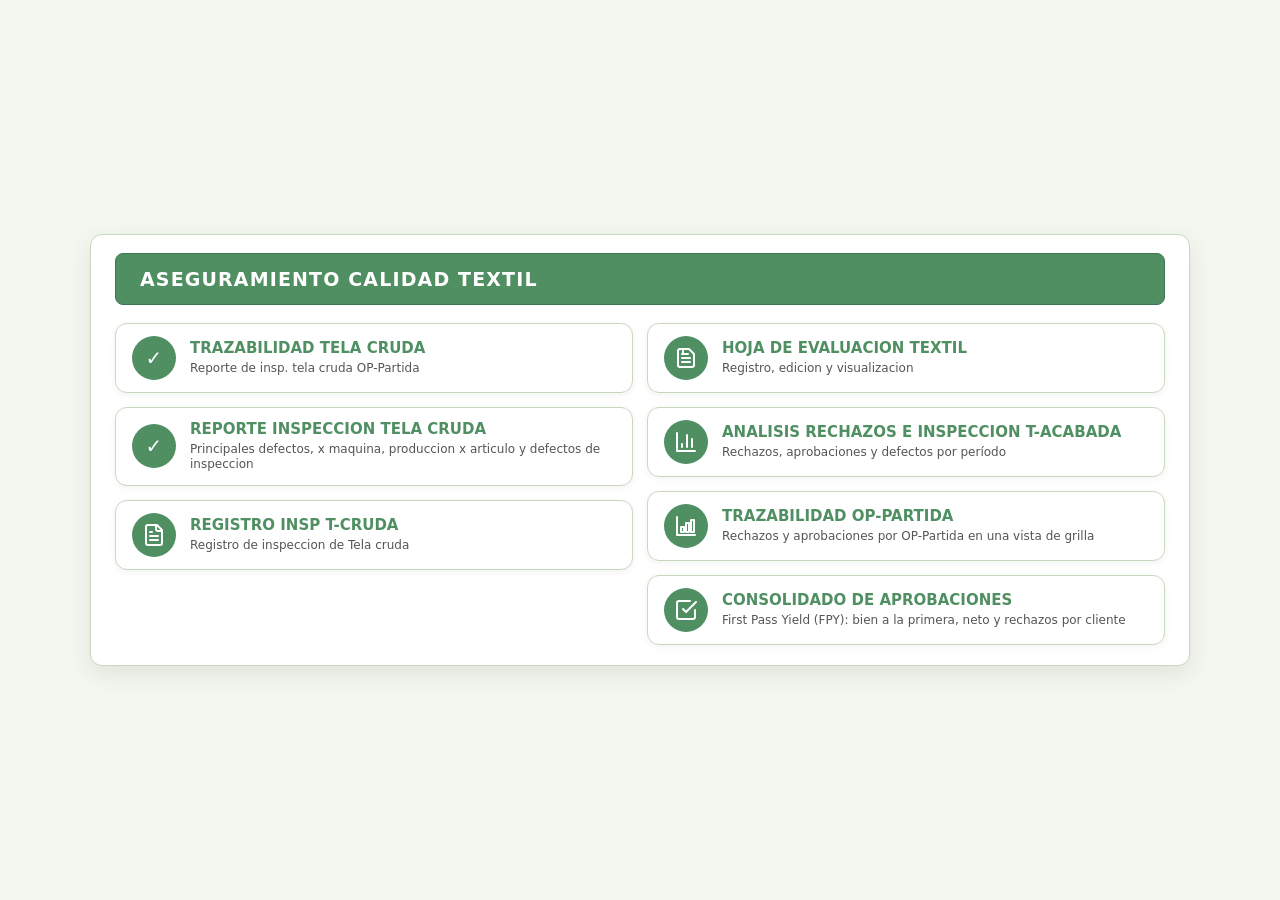
<file: index.html>
<!DOCTYPE html>
<html lang="es">
<head>
    <meta charset="UTF-8">
    <meta name="viewport" content="width=device-width, initial-scale=1.0">
    <title>Aseguramiento Calidad Textil</title>
    <link rel="stylesheet" href="css/style.css">
    <link rel="stylesheet" href="css/registro_terceros.css">
    <link rel="preconnect" href="https://unpkg.com">
    <link rel="preconnect" href="https://cdn.jsdelivr.net">
    <link rel="preconnect" href="https://cdnjs.cloudflare.com">
    <link rel="preconnect" href="https://cdn.tailwindcss.com">
    <!-- Las librerías CDN (Tailwind, React, Chart.js, etc.) ya no se cargan aquí:
         js/app_bootstrap.js inyecta solo las que necesita la vista actual. -->
</head>
<body data-view="home">
    <script>
    // Instrumentación de rendimiento SOLO para pruebas (?perf=1). TEMPORAL.
    (() => {
        if (!/[?&]perf=1/.test(location.search)) return;
        const mark = (label) => console.log("[PERF] " + label + " " + Math.round(performance.now()) + "ms");
        addEventListener("DOMContentLoaded", () => {
            mark("DOMContentLoaded");
            const root = document.getElementById("root");
            if (!root) return;
            const obs = new MutationObserver(() => {
                if (root.childElementCount > 0) {
                    mark("primer-contenido");
                    obs.disconnect();
                }
            });
            if (root.childElementCount > 0) mark("primer-contenido");
            else obs.observe(root, { childList: true, subtree: true });
        });
        setTimeout(() => {
            const res = performance.getEntriesByType("resource").map(e => ({
                n: e.name.replace(/\?.*$/, "").split("/").slice(-1)[0].slice(0, 42) || e.name.slice(8, 40),
                inicio: Math.round(e.startTime),
                dur: Math.round(e.duration),
                kb: Math.round((e.transferSize || 0) / 1024)
            }));
            console.log("[PERF] recursos " + JSON.stringify(res));
        }, 12000);
    })();
    </script>
    <div id="root"></div>

    <div id="loading-modal" class="app-modal hidden" aria-live="polite" aria-modal="true" role="dialog">
        <div class="app-modal__card">
            <div id="modal-spinner" class="app-modal__spinner">
                <div class="app-modal__spinner-ring"></div>
                <div id="modal-timer" class="app-modal__timer">
                    <span>--</span>
                </div>
            </div>

            <h3 id="modal-title" class="app-modal__title">Cargando...</h3>
            <p id="modal-message" class="app-modal__message">Por favor espere.</p>

            <div class="app-modal__status-box">
                <p id="modal-status" class="app-modal__status">Procesando...</p>
            </div>

            <p id="modal-time-remaining" class="app-modal__time hidden">
                Tiempo estimado: <span id="time-text">--</span>
            </p>

            <button id="modal-close-btn" type="button" class="app-modal__close hidden">
                Cerrar
            </button>
        </div>
    </div>

    <!-- El ?v= evita que el navegador mezcle versiones viejas y nuevas de estos
         archivos. Mantener el valor igual a APP_VERSION en js/config.js. -->
    <script src="js/config.js?v=2026-08-31-1" defer></script>
    <script src="js/data_api.js?v=2026-08-31-1" defer></script>
    <script src="js/router.js?v=2026-08-31-1" defer></script>
    <script src="js/prefetch_calidad.js?v=2026-08-31-1" defer></script>
    <script src="js/menu.js?v=2026-08-31-1" defer></script>
    <script src="js/modal.js?v=2026-08-31-1" defer></script>
    <script src="js/app_bootstrap.js?v=2026-08-31-1" defer></script>
</body>
</html>
</file>
<file: css/style.css>
:root {
    --bg-home: #f4f7ef;
    --bg-app: #f4f7ef;
    --card-bg: #ffffff;
    --primary: #4f8f62;
    --primary-dark: #3f7550;
    --accent: #8aa76d;
    --accent-soft: #d9ead3;
    --text-main: #2f3b2f;
    --text-muted: #667466;
    --shadow-card: 0 8px 22px rgba(47, 59, 47, 0.10);
    --shadow-modal: 0 24px 60px rgba(47, 59, 47, 0.25);
    --bp-sm: 480px;
    --bp-md: 768px;
    --bp-lg: 1024px;
    --bp-xl: 1280px;
}

* {
    box-sizing: border-box;
}

html {
    -webkit-text-size-adjust: 100%;
    min-height: 100%;
}

body {
    min-height: 100%;
}

body {
    margin: 0;
    color: var(--text-main);
}

#root {
    width: 100%;
}

body[data-view="home"] {
    background: var(--bg-home);
    min-height: 100vh;
    display: flex;
    align-items: center;
    justify-content: center;
    padding: 16px 12px;
    font-family: system-ui, -apple-system, BlinkMacSystemFont, "Segoe UI", sans-serif;
}

body[data-view="home"] #root {
    max-width: 1100px;
}

body:not([data-view="home"]) {
    background: var(--bg-app);
    font-family: Arial, sans-serif;
}

body[data-view="trazabilidad"] {
    background: #eef5e8;
}

input[type="number"]::-webkit-outer-spin-button,
input[type="number"]::-webkit-inner-spin-button {
    -webkit-appearance: none;
    margin: 0;
}

input[type="number"] {
    -moz-appearance: textfield;
    appearance: textfield;
}

.card-wrapper {
    background: var(--card-bg);
    border: 1px solid #c8d8bd;
    border-radius: 12px;
    box-shadow: var(--shadow-card);
    width: 100%;
    padding: 18px 24px 20px;
}

.card-header {
    background: var(--primary);
    border: 1px solid var(--primary-dark);
    border-radius: 8px;
    padding: 14px 24px;
    color: #ffffff;
    font-size: 19px;
    font-weight: 800;
    letter-spacing: 0.06em;
    text-transform: uppercase;
    text-align: left;
    margin-bottom: 18px;
}

.menu-list {
    display: grid;
    gap: 14px;
}

.menu-list--2col {
    grid-template-columns: 1fr 1fr;
    align-items: start;
}

.menu-col {
    display: grid;
    gap: 14px;
    align-content: start;
}

@media (max-width: 720px) {
    .menu-list--2col {
        grid-template-columns: 1fr;
    }
}

.menu-item {
    display: flex;
    align-items: center;
    gap: 14px;
    padding: 12px 16px;
    min-height: 64px;
    border-radius: 12px;
    border: 1.5px solid #c8d8bd;
    background: #ffffff;
    text-decoration: none;
    box-shadow: 0 2px 6px rgba(47, 59, 47, 0.06);
    transition: transform 0.18s ease, box-shadow 0.18s ease, border-color 0.18s ease, background-color 0.18s ease;
}

.menu-item:hover {
    transform: translateY(-2px);
    box-shadow: 0 10px 24px rgba(79, 143, 98, 0.22);
    border-color: var(--primary);
    background: #eef5e8;
}

.icon-circle {
    flex: 0 0 44px;
    width: 44px;
    height: 44px;
    border-radius: 50%;
    background: var(--primary);
    display: flex;
    align-items: center;
    justify-content: center;
    color: #ffffff;
    font-size: 20px;
    font-weight: 700;
}

.menu-texts {
    display: flex;
    flex-direction: column;
    gap: 2px;
}

.menu-title {
    font-size: 15px;
    font-weight: 800;
    color: var(--primary);
    text-transform: uppercase;
    line-height: 1.3;
}

.menu-subtitle {
    font-size: 12px;
    color: #555555;
    line-height: 1.3;
}

.filter-btn {
    transition: all 0.2s ease;
}

.filter-btn:hover {
    transform: translateY(-1px);
}

.filter-btn.active {
    box-shadow: 0 0 0 2px rgba(79, 143, 98, 0.5);
}

.vertical-text {
    writing-mode: vertical-rl;
    transform: rotate(180deg);
    white-space: nowrap;
}

.app-modal {
    position: fixed;
    inset: 0;
    display: flex;
    align-items: center;
    justify-content: center;
    padding: 16px;
    background: rgba(15, 23, 42, 0.55);
    z-index: 2000;
}

.app-modal__card {
    width: min(100%, 420px);
    background: #ffffff;
    border-radius: 24px;
    box-shadow: var(--shadow-modal);
    padding: 28px 24px 24px;
    text-align: center;
}

.app-modal__spinner {
    position: relative;
    width: 72px;
    height: 72px;
    margin: 0 auto 20px;
}

.app-modal__spinner-ring {
    width: 100%;
    height: 100%;
    border-radius: 50%;
    border: 4px solid #c8d8bd;
    border-top-color: #4f8f62;
    animation: app-spin 0.9s linear infinite;
}

.app-modal__timer {
    position: absolute;
    inset: 0;
    display: flex;
    align-items: center;
    justify-content: center;
    font-size: 15px;
    font-weight: 700;
    color: #4f8f62;
}

.app-modal__title {
    margin: 0 0 8px;
    font-size: 22px;
    font-weight: 800;
}

.app-modal__message {
    margin: 0 0 14px;
    color: var(--text-muted);
}

.app-modal__status-box {
    background: #eef5e8;
    border-radius: 14px;
    padding: 12px;
    margin-bottom: 14px;
}

.app-modal__status {
    margin: 0;
    color: var(--text-muted);
    font-size: 13px;
}

.app-modal__time {
    margin: 0 0 16px;
    color: #9ca3af;
    font-size: 12px;
}

.app-modal__close {
    border: 0;
    border-radius: 10px;
    background: #b65b5b;
    color: #ffffff;
    font-weight: 700;
    padding: 10px 22px;
    min-height: 40px;
    cursor: pointer;
    transition: background-color 0.18s ease;
}

.app-modal__close:hover {
    background: #9e4a4a;
}

.hidden {
    display: none !important;
}

@keyframes app-spin {
    to {
        transform: rotate(360deg);
    }
}

@media (max-width: 768px) {
    .card-wrapper {
        padding: 24px 20px 28px;
    }

    .card-header {
        font-size: 22px;
        padding: 18px 20px;
        text-align: center;
    }

    .menu-item {
        padding: 18px 20px;
        border-radius: 12px;
    }

    .icon-circle {
        flex-basis: 56px;
        width: 56px;
        height: 56px;
        font-size: 26px;
    }

    .menu-title {
        font-size: 16px;
    }
}

@media screen {
    body[data-view="trazabilidad"] .report-table th,
    body[data-view="trazabilidad"] .report-table td {
        font-size: 14px;
    }
}

@media print {
    body[data-view="trazabilidad"] {
        background: #ffffff;
        -webkit-print-color-adjust: exact;
        print-color-adjust: exact;
        font-size: 9pt;
    }

    body[data-view="trazabilidad"] .print\:hidden {
        display: none !important;
    }

    body[data-view="trazabilidad"] .print\:shadow-none {
        box-shadow: none !important;
    }

    body[data-view="trazabilidad"] .no-break {
        page-break-inside: avoid;
    }

    body[data-view="trazabilidad"] .print\:w-full {
        width: 100% !important;
        max-width: none !important;
        margin: 0 !important;
        padding: 0 !important;
    }

    body[data-view="trazabilidad"] table {
        width: 100% !important;
        border-collapse: collapse;
    }

    body[data-view="trazabilidad"] th,
    body[data-view="trazabilidad"] td {
        padding: 0 1px !important;
        line-height: 1.1 !important;
        height: auto !important;
    }

    body[data-view="trazabilidad"] .border {
        border-width: 1px !important;
    }

    body[data-view="principales_defectos"] *,
    body[data-view="defecto_maquina"] *,
    body[data-view="produccion_articulo"] *,
    body[data-view="defectos_inspeccion"] * {
        margin: 0 !important;
        padding: 0 !important;
    }

    body[data-view="principales_defectos"],
    body[data-view="defecto_maquina"],
    body[data-view="produccion_articulo"],
    body[data-view="defectos_inspeccion"] {
        background: #ffffff;
        -webkit-print-color-adjust: exact;
        print-color-adjust: exact;
        margin: 0 !important;
        padding: 0 !important;
    }

    body[data-view="principales_defectos"] #root,
    body[data-view="defecto_maquina"] #root,
    body[data-view="produccion_articulo"] #root,
    body[data-view="defectos_inspeccion"] #root {
        margin: 0 !important;
        padding: 0 !important;
    }

    body[data-view="principales_defectos"] .print\:hidden,
    body[data-view="defecto_maquina"] .print\:hidden,
    body[data-view="produccion_articulo"] .print\:hidden,
    body[data-view="defectos_inspeccion"] .print\:hidden {
        display: none !important;
    }

    body[data-view="principales_defectos"] table,
    body[data-view="defecto_maquina"] table,
    body[data-view="produccion_articulo"] table,
    body[data-view="defectos_inspeccion"] table {
        width: 100% !important;
        border-collapse: collapse;
        page-break-inside: avoid;
    }

    body[data-view="principales_defectos"] thead,
    body[data-view="defecto_maquina"] thead,
    body[data-view="produccion_articulo"] thead,
    body[data-view="defectos_inspeccion"] thead {
        display: table-header-group;
    }

    body[data-view="principales_defectos"] tfoot,
    body[data-view="defecto_maquina"] tfoot,
    body[data-view="produccion_articulo"] tfoot,
    body[data-view="defectos_inspeccion"] tfoot {
        display: table-footer-group;
    }

    body[data-view="principales_defectos"] tr,
    body[data-view="defecto_maquina"] tr,
    body[data-view="produccion_articulo"] tr,
    body[data-view="defectos_inspeccion"] tr {
        page-break-inside: avoid;
    }

    body[data-view="principales_defectos"] th,
    body[data-view="principales_defectos"] td {
        padding: 3px 4px !important;
        font-size: 9px !important;
    }

    body[data-view="defecto_maquina"] th,
    body[data-view="defecto_maquina"] td,
    body[data-view="defectos_inspeccion"] th,
    body[data-view="defectos_inspeccion"] td {
        padding: 2px 3px !important;
        font-size: 8px !important;
    }

    body[data-view="produccion_articulo"] th,
    body[data-view="produccion_articulo"] td {
        padding: 3px 4px !important;
        font-size: 9px !important;
    }

    body[data-view="principales_defectos"] header,
    body[data-view="defecto_maquina"] header,
    body[data-view="produccion_articulo"] header,
    body[data-view="defectos_inspeccion"] header {
        page-break-after: avoid;
    }

    body[data-view="principales_defectos"] .max-h-screen,
    body[data-view="defecto_maquina"] .max-h-screen,
    body[data-view="produccion_articulo"] .max-h-screen,
    body[data-view="defectos_inspeccion"] .max-h-screen {
        max-height: none !important;
        height: auto !important;
    }

    body[data-view="principales_defectos"] .grid.grid-cols-1 {
        display: grid !important;
        grid-template-columns: repeat(2, 1fr) !important;
    }

    body[data-view="principales_defectos"] .lg\:grid-cols-2 {
        grid-template-columns: repeat(2, 1fr) !important;
    }

    body[data-view="principales_defectos"] canvas {
        max-width: 100% !important;
        height: auto !important;
    }

    body[data-view="defecto_maquina"] div[style*="calc(100vh"],
    body[data-view="defecto_maquina"] div[style*="maxHeight"],
    body[data-view="defecto_maquina"] .overflow-auto,
    body[data-view="defecto_maquina"] .overflow-hidden,
    body[data-view="defectos_inspeccion"] .max-h-screen {
        max-height: none !important;
        height: auto !important;
        overflow: visible !important;
    }

    body[data-view="defecto_maquina"] .grid {
        display: grid !important;
    }

    body[data-view="defecto_maquina"] .grid.grid-cols-1 {
        grid-template-columns: 1fr 5fr !important;
        gap: 8px !important;
    }

    body[data-view="defecto_maquina"] .lg\:col-span-5 {
        grid-column: auto !important;
    }

    /* ─────────── Trazabilidad OP-Partida T-ACABADA ─────────── */
    body[data-view="trazabilidad_op"] {
        background: #ffffff;
        -webkit-print-color-adjust: exact;
        print-color-adjust: exact;
    }

    body[data-view="trazabilidad_op"] .print\:hidden {
        display: none !important;
    }

    /* Fondo blanco y sin alto de pantalla */
    body[data-view="trazabilidad_op"] .traz-op-root {
        background: #ffffff !important;
        min-height: 0 !important;
    }

    /* Quitar margen lateral y ancho máximo del contenedor */
    body[data-view="trazabilidad_op"] .traz-op-wrap {
        max-width: none !important;
        margin: 0 !important;
        padding: 0 !important;
    }

    /* Tarjeta: sin sombra/borde redondeado, deja desbordar el contenido */
    body[data-view="trazabilidad_op"] .traz-op-card {
        border: none !important;
        border-radius: 0 !important;
        box-shadow: none !important;
        overflow: visible !important;
    }

    /* Contenedor con scroll: mostrar todo sin barra ni altura fija */
    body[data-view="trazabilidad_op"] .traz-op-scroll {
        height: auto !important;
        max-height: none !important;
        overflow: visible !important;
    }

    body[data-view="trazabilidad_op"] table {
        width: 100% !important;
        border-collapse: collapse;
    }

    /* Repetir la cabecera en cada hoja */
    body[data-view="trazabilidad_op"] thead {
        display: table-header-group;
    }

    /* No cortar filas a la mitad: salto de página completo */
    body[data-view="trazabilidad_op"] tbody tr {
        page-break-inside: avoid;
        break-inside: avoid;
    }

    body[data-view="trazabilidad_op"] th,
    body[data-view="trazabilidad_op"] td {
        font-size: 8px !important;
        padding: 2px 3px !important;
    }
}
</file>
<file: css/registro_terceros.css>
body[data-view="registro_terceros"] {
    margin: 0;
    background: #f4f7ef;
    color: #2f3b2f;
    font-family: "Segoe UI", Tahoma, Geneva, Verdana, sans-serif;
}

body[data-view="registro_terceros"] #root {
    width: 100%;
}

body[data-view="registro_terceros"] .rt-app {
    display: flex;
    height: 100vh; /* Fixed height to match viewport */
    overflow: hidden; /* Prevent body scroll */
}

body[data-view="registro_terceros"] .rt-sidebar {
    width: 280px;
    height: 100vh; /* Full height sidebar */
    background: #0f172a;
    color: #ffffff;
    display: flex;
    flex-direction: column;
    box-shadow: 0 10px 25px rgba(15, 23, 42, 0.18);
    flex-shrink: 0; /* Prevent sidebar from shrinking */
    overflow: hidden;
    transition: width 0.2s ease;
}

body[data-view="registro_terceros"] .rt-sidebar-header {
    padding: 24px;
    border-bottom: 1px solid rgba(255, 255, 255, 0.08);
    display: flex;
    flex-direction: column;
    align-items: flex-start;
    gap: 12px;
}

body[data-view="registro_terceros"] .rt-sidebar-toggle,
body[data-view="registro_terceros"] .rt-sidebar-back {
    width: 48px;
    height: 48px;
    padding: 0;
    border: 0;
    border-radius: 999px;
    background: rgba(79, 143, 98, 0.18);
    color: #ffffff;
    text-decoration: none;
    display: inline-flex;
    align-items: center;
    justify-content: center;
    box-shadow: 0 8px 18px rgba(0, 0, 0, 0.18);
    transition: transform 0.15s ease, background 0.15s ease;
    flex-shrink: 0;
}

body[data-view="registro_terceros"] .rt-sidebar-toggle {
    cursor: pointer;
}

body[data-view="registro_terceros"] .rt-sidebar-title {
    margin: 0 0 6px;
    font-size: 18px;
    font-weight: 800;
    line-height: 1.3;
}

body[data-view="registro_terceros"] .rt-sidebar-subtitle {
    margin: 0;
    color: #cbd5e1;
    font-size: 13px;
}

body[data-view="registro_terceros"] .rt-sidebar-back {
    margin-top: 0;
    font-weight: 700;
}

body[data-view="registro_terceros"] .rt-sidebar-toggle:hover,
body[data-view="registro_terceros"] .rt-sidebar-back:hover {
    background: rgba(79, 143, 98, 0.28);
    transform: translateY(-1px);
}

body[data-view="registro_terceros"] .rt-sidebar-toggle svg,
body[data-view="registro_terceros"] .rt-sidebar-back svg {
    display: block;
}

body[data-view="registro_terceros"] .rt-app.rt-sidebar-collapsed .rt-sidebar {
    width: 88px;
}

body[data-view="registro_terceros"] .rt-app.rt-sidebar-collapsed .rt-sidebar-header {
    align-items: center;
    padding-left: 18px;
    padding-right: 18px;
}

body[data-view="registro_terceros"] .rt-app.rt-sidebar-collapsed .rt-nav {
    padding-left: 10px;
    padding-right: 10px;
}

body[data-view="registro_terceros"] .rt-app.rt-sidebar-collapsed .rt-nav-button {
    justify-content: center;
    padding-left: 0;
    padding-right: 0;
    gap: 0;
}

body[data-view="registro_terceros"] .rt-app.rt-sidebar-collapsed .rt-nav-button span:last-child {
    display: none;
}

body[data-view="registro_terceros"] .rt-app.rt-sidebar-collapsed .rt-sidebar-footer {
    display: none;
}

body[data-view="registro_terceros"] .rt-nav {
    padding: 18px 12px;
    display: grid;
    gap: 8px;
}

body[data-view="registro_terceros"] .rt-nav-button {
    width: 100%;
    border: 0;
    border-radius: 12px;
    background: transparent;
    color: rgba(226, 232, 240, 0.82);
    display: flex;
    align-items: center;
    gap: 12px;
    padding: 12px 14px;
    cursor: pointer;
    font-size: 14px;
    font-weight: 600;
    text-align: left;
    transition: background-color 0.18s ease, color 0.18s ease, transform 0.18s ease;
}

body[data-view="registro_terceros"] .rt-nav-button:hover {
    background: #1e293b;
    color: #ffffff;
    transform: translateX(2px);
}

body[data-view="registro_terceros"] .rt-nav-button.active {
    background: #4f8f62;
    color: #ffffff;
}

body[data-view="registro_terceros"] .rt-nav-icon {
    width: 34px;
    height: 34px;
    border-radius: 50%;
    background: rgba(255, 255, 255, 0.12);
    display: inline-flex;
    align-items: center;
    justify-content: center;
    font-size: 12px;
    font-weight: 800;
    letter-spacing: 0.08em;
    flex-shrink: 0;
}

body[data-view="registro_terceros"] .rt-sidebar-footer {
    margin-top: auto;
    padding: 16px;
    border-top: 1px solid rgba(255, 255, 255, 0.08);
}

body[data-view="registro_terceros"] .rt-logout-button {
    width: 100%;
    border: 0;
    border-radius: 10px;
    background: rgba(239, 68, 68, 0.14);
    color: #fecaca;
    padding: 10px 14px;
    font-weight: 700;
    cursor: pointer;
    display: inline-flex;
    align-items: center;
    justify-content: center;
}

body[data-view="registro_terceros"] .rt-main {
    flex: 1;
    display: flex;
    flex-direction: column;
    min-width: 0;
}

body[data-view="registro_terceros"] .rt-header {
    background: #ffffff;
    padding: 10px 28px;
    display: flex;
    justify-content: space-between;
    align-items: center;
    gap: 16px;
    box-shadow: 0 1px 2px rgba(15, 23, 42, 0.08);
}

body[data-view="registro_terceros"] .rt-header-title h2 {
    margin: 0;
    font-size: 20px;
    color: #0f172a;
}

body[data-view="registro_terceros"] .rt-user-box {
    display: flex;
    align-items: center;
    gap: 6px;
    padding: 6px 14px;
    border: 1px solid #e2e8f0;
    border-radius: 12px;
    background: #f8fafc;
    font-size: 13px;
}

body[data-view="registro_terceros"] .rt-user-sep {
    color: #94a3b8;
    font-weight: 700;
}

body[data-view="registro_terceros"] .rt-user-name {
    margin: 0;
    font-weight: 800;
    color: #1e293b;
}

body[data-view="registro_terceros"] .rt-user-detail {
    margin: 0;
    color: #64748b;
    font-size: 13px;
}

body[data-view="registro_terceros"] .rt-content {
    flex: 1;
    padding: 20px;
    overflow-y: auto; /* Scroll only here */
    background: #f4f7ef;
}

body[data-view="registro_terceros"] .view {
    display: none;
}

body[data-view="registro_terceros"] .view.active {
    display: block;
}

body[data-view="registro_terceros"] .rt-login-shell {
    min-height: calc(100vh - 140px);
    display: flex;
    align-items: center;
    justify-content: center;
}

body[data-view="registro_terceros"] .rt-login-card {
    width: min(100%, 460px);
    background: #ffffff;
    border-radius: 24px;
    overflow: hidden;
    box-shadow: 0 24px 60px rgba(15, 23, 42, 0.14);
}

body[data-view="registro_terceros"] .rt-login-header {
    padding: 20px;
    text-align: center;
    background: linear-gradient(135deg, #3f7550, #4f8f62 55%, #8aa76d);
    color: #ffffff;
}

body[data-view="registro_terceros"] .rt-login-badge {
    width: 60px;
    height: 60px;
    border-radius: 50%;
    background: #ffffff;
    color: #3f7550;
    display: inline-flex;
    align-items: center;
    justify-content: center;
    font-weight: 800;
    font-size: 18px;
    letter-spacing: 0.08em;
    margin-bottom: 10px;
}

body[data-view="registro_terceros"] .rt-login-header h1 {
    margin: 0;
    font-size: 24px;
}

body[data-view="registro_terceros"] .rt-login-header p {
    margin: 6px 0 0;
    color: #d9ead3;
}

body[data-view="registro_terceros"] .rt-login-form {
    padding: 20px;
}

body[data-view="registro_terceros"] .rt-layout,
body[data-view="registro_terceros"] .rt-columns,
body[data-view="registro_terceros"] .rt-inline-grid {
    display: grid;
    gap: 16px;
}

body[data-view="registro_terceros"] .rt-layout {
    max-width: 1280px;
    margin: 0 auto;
}

body[data-view="registro_terceros"] .rt-columns {
    grid-template-columns: repeat(2, minmax(0, 1fr));
}

body[data-view="registro_terceros"] .rt-inline-grid {
    grid-template-columns: repeat(2, minmax(0, 1fr));
}

body[data-view="registro_terceros"] .rt-inspeccion-inner {
    display: grid;
    grid-template-columns: 140px 1fr;
    gap: 20px;
    align-items: start;
}

body[data-view="registro_terceros"] .rt-inspeccion-left {
    display: flex;
    flex-direction: column;
    gap: 16px;
    padding-top: 10px;
}

body[data-view="registro_terceros"] .rt-evaluacion-inner {
    display: grid;
    grid-template-columns: 1fr 0.8fr 2fr;
    gap: 16px;
    align-items: end;
}

body[data-view="registro_terceros"] .rt-filter-row {
    display: grid;
    grid-template-columns: repeat(3, 1fr);
    gap: 10px;
    align-items: end;
}

body[data-view="registro_terceros"] .rt-card {
    background: #ffffff;
    border: 1px solid #e2e8f0;
    border-radius: 18px;
    overflow: hidden;
    box-shadow: 0 8px 24px rgba(15, 23, 42, 0.06);
}

body[data-view="registro_terceros"] .rt-card-header {
    padding: 10px 18px;
    border-bottom: 1px solid #e2e8f0;
    background: #f8fafc;
    display: flex;
    align-items: center;
    justify-content: space-between;
    gap: 12px;
}

body[data-view="registro_terceros"] .rt-card-header h3 {
    margin: 0;
    font-size: 15px;
    color: #0f172a;
}

body[data-view="registro_terceros"] .rt-card-body {
    padding: 12px 18px;
}

body[data-view="registro_terceros"] .rt-card-actions {
    display: inline-flex;
    gap: 8px;
}

body[data-view="registro_terceros"] .rt-pill {
    display: inline-flex;
    align-items: center;
    gap: 6px;
    border-radius: 999px;
    padding: 5px 10px;
    background: #d9ead3;
    color: #3f7550;
    font-size: 11px;
    font-weight: 800;
    letter-spacing: 0.06em;
}

body[data-view="registro_terceros"] .rt-form-grid {
    display: grid;
    grid-template-columns: repeat(auto-fit, minmax(190px, 1fr));
    gap: 16px;
}

body[data-view="registro_terceros"] .rt-form-grid.rt-form-grid-compact {
    grid-template-columns: 0.45fr 0.45fr 0.9fr 0.8fr 0.8fr 1.6fr 0.8fr 0.7fr 0.7fr;
    gap: 8px;
}

body[data-view="registro_terceros"] .rt-form-grid.rt-form-grid-compact .rt-field {
    gap: 3px;
}

body[data-view="registro_terceros"] .rt-form-grid.rt-form-grid-compact .rt-field label {
    font-size: 11px;
}

body[data-view="registro_terceros"] .rt-form-grid.rt-form-grid-compact .rt-field input,
body[data-view="registro_terceros"] .rt-form-grid.rt-form-grid-compact .rt-field select {
    padding: 6px 8px;
    font-size: 13px;
}

body[data-view="registro_terceros"] .rt-form-grid .span-2 {
    grid-column: span 2;
}

body[data-view="registro_terceros"] .rt-field {
    display: flex;
    flex-direction: column;
    gap: 6px;
}

body[data-view="registro_terceros"] .rt-field label {
    font-size: 12px;
    font-weight: 800;
    letter-spacing: 0.08em;
    text-transform: uppercase;
    color: #475569;
}

body[data-view="registro_terceros"] .rt-field input,
body[data-view="registro_terceros"] .rt-field select,
body[data-view="registro_terceros"] .rt-field textarea {
    width: 100%;
    min-height: 36px;
    border: 1px solid #cbd5e1;
    border-radius: 10px;
    padding: 8px 12px;
    font: inherit;
    color: #0f172a;
    background: #ffffff;
    transition: border-color 0.18s ease, box-shadow 0.18s ease, background-color 0.18s ease;
}

body[data-view="registro_terceros"] .rt-field input:focus,
body[data-view="registro_terceros"] .rt-field select:focus,
body[data-view="registro_terceros"] .rt-field textarea:focus {
    outline: none;
    border-color: #4f8f62;
    box-shadow: 0 0 0 4px rgba(79, 143, 98, 0.18);
}

body[data-view="registro_terceros"] .rt-field textarea {
    min-height: 64px; /* Reduced for a more compact layout */
    resize: vertical;
}

body[data-view="registro_terceros"] .rt-uppercase {
    text-transform: uppercase;
}

body[data-view="registro_terceros"] .rt-defect-box {
    border: 1px solid #c8d8bd;
    background: #eef5e8;
    border-radius: 18px;
    padding: 16px 20px;
}

body[data-view="registro_terceros"] .rt-defect-box h4 {
    margin: 0 0 14px;
    font-size: 14px;
    color: #3f7550;
}

body[data-view="registro_terceros"] .rt-defect-inputs {
    display: grid;
    grid-template-columns: 1fr 0.5fr auto;
    gap: 12px;
    align-items: end;
}

body[data-view="registro_terceros"] .rt-button,
body[data-view="registro_terceros"] .rt-icon-button {
    border: 0;
    border-radius: 10px;
    cursor: pointer;
    font-weight: 800;
    transition: transform 0.18s ease, background-color 0.18s ease, opacity 0.18s ease;
}

body[data-view="registro_terceros"] .rt-button:hover,
body[data-view="registro_terceros"] .rt-icon-button:hover {
    transform: translateY(-1px);
}

body[data-view="registro_terceros"] .rt-button:disabled,
body[data-view="registro_terceros"] .rt-icon-button:disabled {
    opacity: 0.65;
    cursor: not-allowed;
    transform: none;
}

body[data-view="registro_terceros"] .rt-button {
    padding: 11px 16px;
}

body[data-view="registro_terceros"] .rt-button.full {
    width: 100%;
}

body[data-view="registro_terceros"] .rt-button.primary {
    background: #4f8f62;
    color: #ffffff;
}

body[data-view="registro_terceros"] .rt-button.primary:hover {
    background: #3f7550;
}

body[data-view="registro_terceros"] .rt-button.secondary {
    background: #dfeccd;
    color: #2f3b2f;
}

body[data-view="registro_terceros"] .rt-button.secondary:hover {
    background: #c7d9ad;
}

body[data-view="registro_terceros"] .rt-button.success {
    background: #4f8f62;
    color: #ffffff;
}

body[data-view="registro_terceros"] .rt-button.success:hover {
    background: #3f7550;
}

body[data-view="registro_terceros"] .rt-button.danger,
body[data-view="registro_terceros"] .rt-icon-button.danger {
    background: #ef4444;
    color: #ffffff;
}

body[data-view="registro_terceros"] .rt-button.danger:hover,
body[data-view="registro_terceros"] .rt-icon-button.danger:hover {
    background: #dc2626;
}

body[data-view="registro_terceros"] .rt-button.dark {
    background: #0f172a;
    color: #ffffff;
}

body[data-view="registro_terceros"] .rt-button.dark:hover {
    background: #020617;
}

body[data-view="registro_terceros"] .rt-icon-button {
    width: 40px;
    height: 40px;
    display: inline-flex;
    align-items: center;
    justify-content: center;
    background: #dfeccd;
    color: #2f3b2f;
}

body[data-view="registro_terceros"] .rt-icon-button.rt-icon-circle {
    border-radius: 50%;
    font-size: 18px;
    padding: 0;
}

body[data-view="registro_terceros"] .rt-icon-button.active {
    background: #4f8f62;
    color: #ffffff;
}

body[data-view="registro_terceros"] .rt-alert {
    display: none;
    margin-bottom: 16px;
    border-radius: 12px;
    padding: 14px 16px;
    border-left: 4px solid #ef4444;
    background: #fee2e2;
    color: #991b1b;
    line-height: 1.5;
}

body[data-view="registro_terceros"] .rt-alert strong {
    display: block;
    margin-bottom: 4px;
}

body[data-view="registro_terceros"] .rt-alert.success {
    border-left-color: #10b981;
    background: #d1fae5;
    color: #065f46;
}

body[data-view="registro_terceros"] .rt-table-wrap {
    overflow-x: auto;
}

body[data-view="registro_terceros"] .rt-table {
    width: 100%;
    border-collapse: collapse;
    font-size: 13px;
}

body[data-view="registro_terceros"] .rt-table thead {
    background: #f8fafc;
}

body[data-view="registro_terceros"] .rt-table th,
body[data-view="registro_terceros"] .rt-table td {
    padding: 11px 12px;
    border-bottom: 1px solid #e2e8f0;
    text-align: left;
    vertical-align: top;
}

body[data-view="registro_terceros"] .rt-table th {
    font-size: 11px;
    font-weight: 800;
    letter-spacing: 0.06em;
    text-transform: uppercase;
    color: #64748b;
}

body[data-view="registro_terceros"] .rt-table tbody tr:hover {
    background: #f8fafc;
}

body[data-view="registro_terceros"] .rt-badge {
    display: inline-flex;
    align-items: center;
    gap: 6px;
    padding: 4px 10px;
    border-radius: 999px;
    font-size: 11px;
    font-weight: 800;
}

body[data-view="registro_terceros"] .rt-badge.red {
    background: #fee2e2;
    color: #991b1b;
}

body[data-view="registro_terceros"] .rt-badge.blue {
    background: #d9ead3;
    color: #3f7550;
}

body[data-view="registro_terceros"] .rt-filter-actions {
    display: flex;
    justify-content: flex-end;
    gap: 12px;
    margin-top: 16px;
}

body[data-view="registro_terceros"] .rt-detail-shell {
    background: #f8fafc;
    border: 1px solid #e2e8f0;
    border-radius: 14px;
    padding: 16px;
}

body[data-view="registro_terceros"] .rt-detail-grid {
    display: grid;
    grid-template-columns: repeat(auto-fit, minmax(180px, 1fr));
    gap: 14px;
}

body[data-view="registro_terceros"] .rt-detail-item p {
    margin: 0;
}

body[data-view="registro_terceros"] .rt-detail-label {
    font-size: 11px;
    font-weight: 800;
    letter-spacing: 0.06em;
    text-transform: uppercase;
    color: #4f8f62;
    margin-bottom: 4px;
}

body[data-view="registro_terceros"] .rt-muted {
    color: #64748b;
}

body[data-view="registro_terceros"] .rt-empty {
    color: #64748b;
    font-style: italic;
}

@media (min-width: 1280px) {
    body[data-view="registro_terceros"] .rt-filter-row {
        grid-template-columns: repeat(6, 1fr) auto auto;
    }
}

@media (max-width: 1024px) {
    body[data-view="registro_terceros"] .rt-columns {
        grid-template-columns: 1fr;
    }

    body[data-view="registro_terceros"] .rt-defect-inputs {
        grid-template-columns: 1fr;
    }

    body[data-view="registro_terceros"] .rt-inspeccion-inner {
        grid-template-columns: 1fr;
    }

    body[data-view="registro_terceros"] .rt-evaluacion-inner {
        grid-template-columns: 1fr;
    }

    body[data-view="registro_terceros"] .rt-form-grid.rt-form-grid-compact {
        grid-template-columns: repeat(auto-fit, minmax(130px, 1fr));
        gap: 10px;
    }
}

@media (max-width: 768px) {
    body[data-view="registro_terceros"] .rt-app {
        flex-direction: column;
    }

    body[data-view="registro_terceros"] .rt-sidebar {
        width: 100%;
    }

    body[data-view="registro_terceros"] .rt-sidebar-toggle {
        display: none;
    }

    body[data-view="registro_terceros"] .rt-header {
        flex-direction: column;
        align-items: flex-start;
    }

    body[data-view="registro_terceros"] .rt-content {
        padding: 18px;
    }

    body[data-view="registro_terceros"] .rt-inline-grid,
    body[data-view="registro_terceros"] .rt-form-grid .span-2 {
        grid-template-columns: 1fr;
        grid-column: auto;
    }

    body[data-view="registro_terceros"] .rt-filter-row {
        grid-template-columns: repeat(2, 1fr);
    }

    body[data-view="registro_terceros"] .rt-form-grid.rt-form-grid-compact {
        grid-template-columns: repeat(2, 1fr);
    }

    #rt-edit-form .rt-form-grid {
        grid-template-columns: repeat(2, 1fr) !important;
    }
}

@media (max-width: 480px) {
    body[data-view="registro_terceros"] .rt-filter-row {
        grid-template-columns: 1fr;
    }

    body[data-view="registro_terceros"] .rt-content {
        padding: 12px;
    }
}
/* --- MODAL DE BÚSQUEDA --- */
.rt-modal-overlay {
    position: fixed;
    top: 0;
    left: 0;
    width: 100%;
    height: 100%;
    background: rgba(15, 23, 42, 0.45);
    backdrop-filter: blur(5px);
    display: none; /* Se activa con la clase .active */
    align-items: center;
    justify-content: center;
    z-index: 2000;
    padding: 20px;
}

.rt-modal-overlay.active {
    display: flex;
}

.rt-modal-content {
    background: #ffffff;
    width: min(100%, 380px);
    border-radius: 20px;
    box-shadow: 0 25px 50px -12px rgba(0, 0, 0, 0.25);
    overflow: hidden;
    animation: rt-modal-in 0.3s cubic-bezier(0.34, 1.56, 0.64, 1);
}

@keyframes rt-modal-in {
    from { transform: scale(0.92); opacity: 0; }
    to { transform: scale(1); opacity: 1; }
}

.rt-modal-header {
    background: #f8fafc;
    padding: 16px 20px;
    border-bottom: 1px solid #e2e8f0;
    display: flex;
    justify-content: space-between;
    align-items: center;
}

.rt-modal-header h3 {
    margin: 0;
    font-size: 16px;
    color: #1e293b;
    font-weight: 800;
}

.rt-modal-body {
    padding: 20px;
}

.rt-modal-footer {
    padding: 16px 20px;
    background: #f8fafc;
    border-top: 1px solid #e2e8f0;
    display: flex;
    justify-content: flex-end;
    gap: 12px;
}

.rt-modal-close-icon {
    font-size: 20px;
    color: #64748b;
    cursor: pointer;
    background: transparent;
    border: 0;
    padding: 5px;
    line-height: 1;
}

.rt-modal-close-icon:hover {
    color: #0f172a;
}

/* MODAL LARGE VARIANT */
.rt-modal-content--large {
    width: min(100%, 800px);
}

.rt-modal-body--scroll {
    max-height: 70vh;
    overflow-y: auto;
}

/* TABLE UTILITIES */
.rt-text-truncate {
    max-width: 150px;
    white-space: nowrap;
    overflow: hidden;
    text-overflow: ellipsis;
}

.rt-action-cell {
    display: flex;
    gap: 6px;
}

.rt-table--compact th,
.rt-table--compact td {
    padding: 6px 10px;
    font-size: 12px;
}

/* ULTRA COMPACT TABLE */
.rt-table--ultra-compact th,
.rt-table--ultra-compact td {
    padding: 3px 5px !important;
    font-size: 11.5px !important;
    white-space: nowrap;
}

.rt-table--ultra-compact th {
    background-color: #dfeccd;
}

/* Reducir botones en tabla compacta */
.rt-table--ultra-compact .rt-icon-button {
    width: 26px !important;
    height: 26px !important;
    font-size: 12px !important;
    padding: 0 !important;
    display: flex;
    align-items: center;
    justify-content: center;
}

/* Columna de Defectos ensanchada */
.rt-defect-summary {
    min-width: 300px;
    white-space: normal;
    word-break: break-word;
    color: #3f7550;
    font-weight: 500;
}

/* Ajuste de anchos para columnas de datos cortos */
.rt-table--ultra-compact td:nth-child(2), /* OP */
.rt-table--ultra-compact td:nth-child(3), /* Partida */
.rt-table--ultra-compact td:nth-child(5), /* Cod Art */
.rt-table--ultra-compact td:nth-child(7), /* Rollo */
.rt-table--ultra-compact td:nth-child(9)  /* Peso */ {
    width: 1%;
    text-align: center;
}

/* PAGINACIÓN */
.rt-pagination {
    background: white;
    padding: 12px;
    border-radius: 8px;
    border: 1px solid #e2e8f0;
    box-shadow: 0 1px 2px rgba(0,0,0,0.05);
}

.rt-pagination button:disabled {
    opacity: 0.5;
    cursor: not-allowed;
    background: #f1f5f9;
    color: #94a3b8;
}

#rt-page-indicator {
    font-size: 14px;
    min-width: 80px;
    text-align: center;
}
</file>
